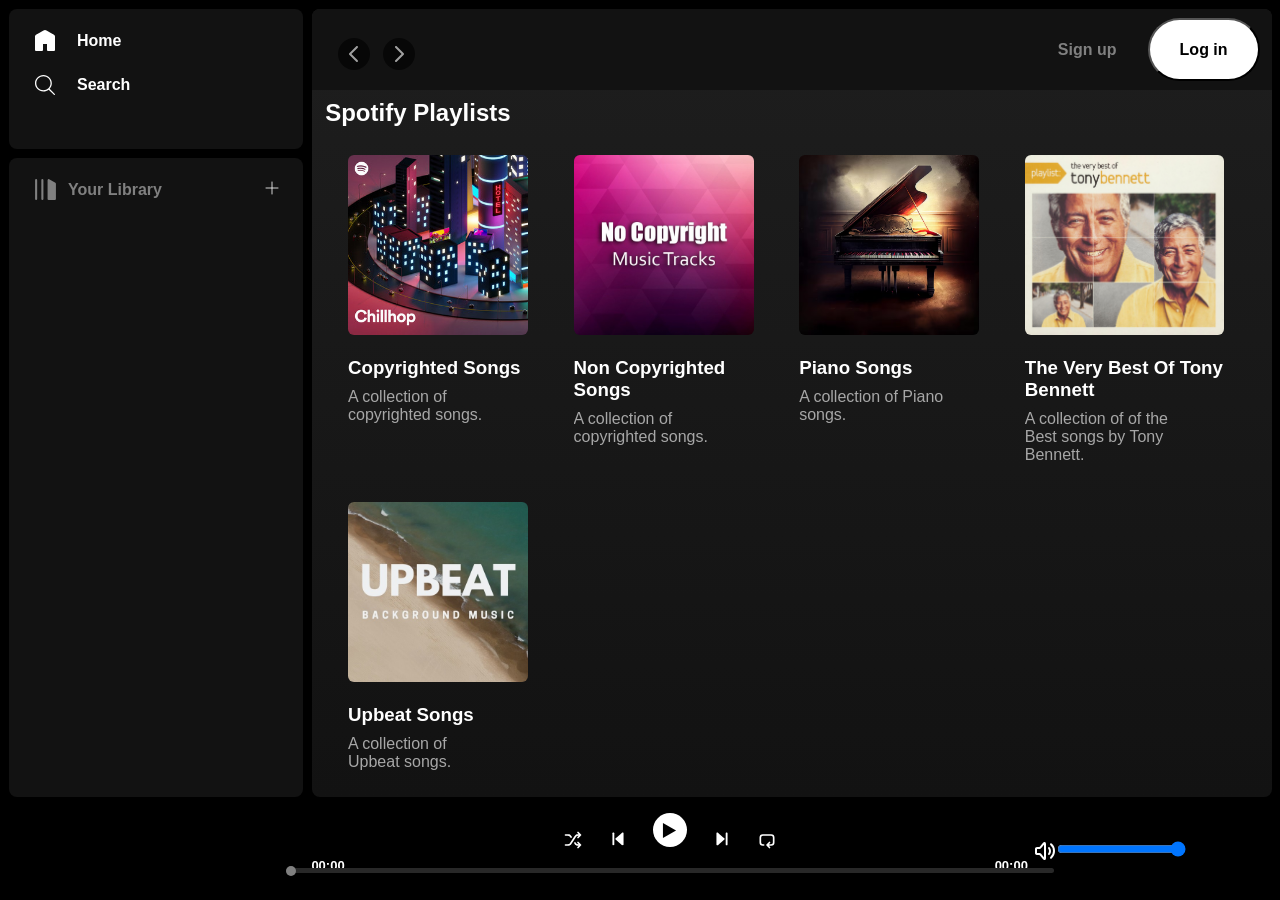
<file: index.html>
<!DOCTYPE html>
<html lang="en">
  <head>
    <meta charset="UTF-8" />
    <meta name="viewport" content="width=device-width, initial-scale=1.0" />
    <title>Spotify Clone</title>
    <link rel="shortcut icon" href="./favicon.ico" type="image/x-icon" />
    <link rel="stylesheet" href="./style.css" />
  </head>
  <body>
    <div id="left">
      <section id="top-left">
        <div id="top-left-div">
          <ul>
            <li>
              <svg
              data-encore-id="icon"
                role="img"
                aria-hidden="true"
                viewBox="0 0 24 24"
                fill="white"
                height="24"
              >
                <path
                  d="M13.5 1.515a3 3 0 0 0-3 0L3 5.845a2 2 0 0 0-1 1.732V21a1 1 0 0 0 1 1h6a1 1 0 0 0 1-1v-6h4v6a1 1 0 0 0 1 1h6a1 1 0 0 0 1-1V7.577a2 2 0 0 0-1-1.732l-7.5-4.33z"
                ></path>
              </svg>
              <span class="home-text"> Home </span>
              <img
                src="./Assets/close-svgrepo-com.svg"
                alt="Close button"
                height="24"
                width="24"
                id="close-icon"
              />
            </li>
            <li>
              <img
              src="./Assets/search-svgrepo-com.svg"
              alt=""
              height="24"
              width="24"
              />
              <span class="home-text">
                <a href="./">Search</a>
              </span>
            </li>
          </ul>
        </div>
      </section>

      <section id="bottom-left">
        <div id="library">
          <svg
            data-encore-id="icon"
            role="img"
            aria-hidden="true"
            viewBox="0 0 24 24"
            filter="invert(0.5)"
            height="25"
          >
            <path
              d="M3 22a1 1 0 0 1-1-1V3a1 1 0 0 1 2 0v18a1 1 0 0 1-1 1zM15.5 2.134A1 1 0 0 0 14 3v18a1 1 0 0 0 1 1h6a1 1 0 0 0 1-1V6.464a1 1 0 0 0-.5-.866l-6-3.464zM9 2a1 1 0 0 0-1 1v18a1 1 0 1 0 2 0V3a1 1 0 0 0-1-1z"
            ></path>
          </svg>
          <p>Your Library</p>
          <div class="arrow">
            <img src="./Assets/plus-svgrepo-com.svg" alt="" />
          </div>
        </div>
        <div id="songslist">
          <ul>
            <!-- song info of library from Javascript -->
          </ul>
        </div>
      </section>
    </div>
    <section id="right">
      <nav>
        <img
          src="./Assets/hamburger-svgrepo-com.svg"
          alt=""
          height="24"
          width="24"
          id="hamburger"
        />
        <div id="navigation-buttons-div">
          <button class="navigation-buttons">
            <img
              src="./Assets/left-chevron-svgrepo-com.svg"
              alt=""
              height="24"
              width="24"
            />
          </button>
          <button class="navigation-buttons">
            <img
              src="./Assets/right-chevron-svgrepo-com.svg"
              alt=""
              height="24"
              width="24"
            />
          </button>
        </div>

        <div id="login-button">
          <button>Sign up</button>
          <button>Log in</button>
        </div>
      </nav>
      <h2 id="heading">Spotify Playlists</h2>
      <div class="cards">
        <!-- cards from javascript --> 
      </div>
    </section>
    <div id="bottom">
      <div class="songinfo"></div>
      <div id="songduration-start">00:00</div>
      <div id="playbar">
        <button>
          <img
            src="./Assets/shuffle-01-svgrepo-com.svg"
            alt=""
            height="20"
            width="20"
          />
        </button>
        <button>
          <img
            id="previous"
            src="./Assets/previous-6789741.svg"
            alt=""
            height="20"
            width="20"
            style="clip-path: inset(0 0 4px 0)"
          />
        </button>
        <button id="play-btn">
          <img id="play" src="./Assets/play-1001-svgrepo-com.svg" alt="" />
        </button>
        <button>
          <img
            id="next"
            src="./Assets/next-6789737.svg"
            alt=""
            height="20"
            width="20"
          />
        </button>
        <button>
          <img
            src="./Assets/loop-svgrepo-com.svg"
            alt=""
            height="20"
            width="20"
          />
        </button>
        <div id="seekbar">
          <div id="circle"></div>
        </div>
      </div>
      <div id="songduration-end">00:00</div>
      <div class="volume-bar">
        <img src="./Assets/volume-max-svgrepo-com.svg" alt="Volume icon" height="24" width="24">
        <div id="range">
          <input type="range" name="volume-bar" id="" value="100">
        </div>
      </div>
    </div>
    <script src="./script.js"></script>
  </body>
</html>
</file>
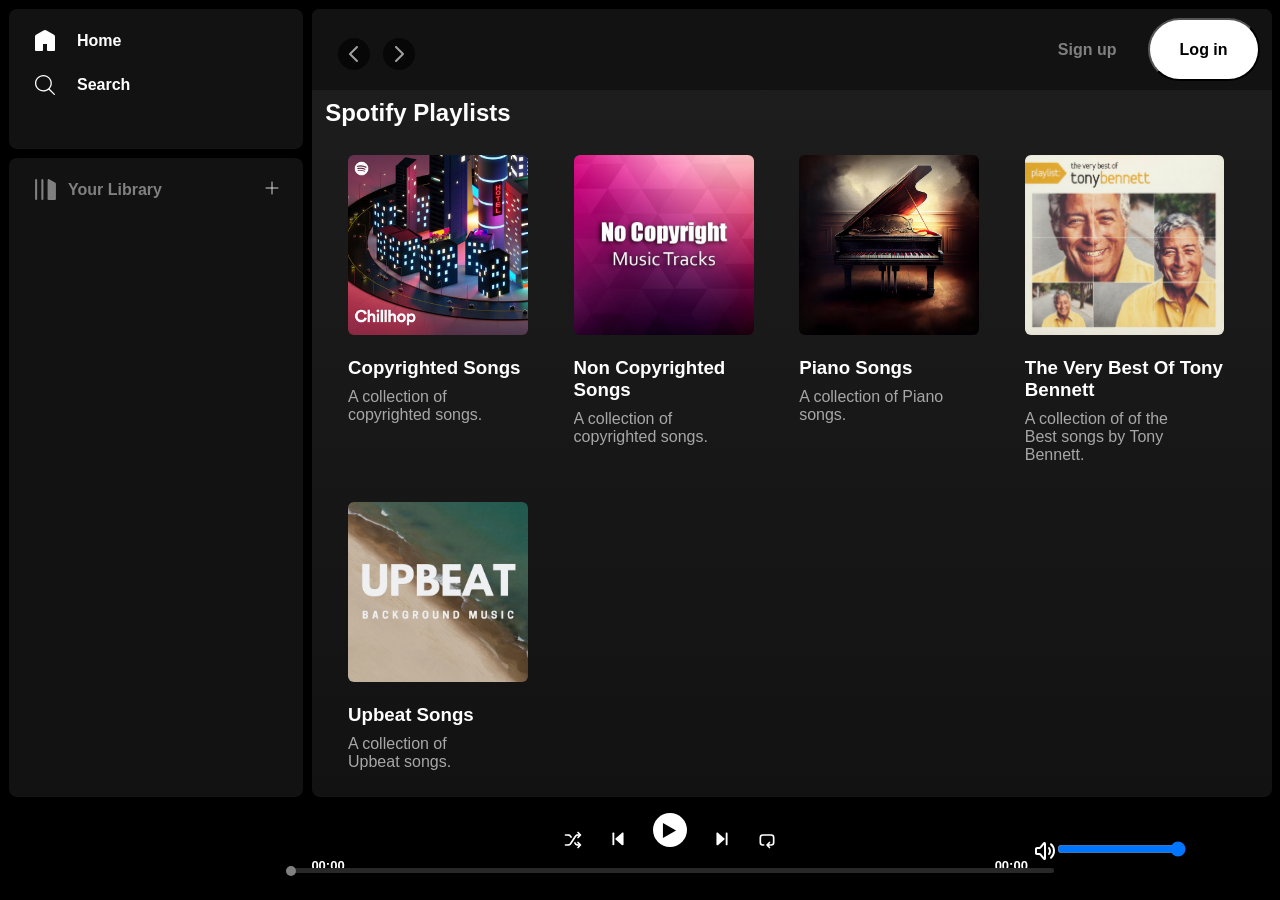
<file: homepage.html>
<!DOCTYPE html>
<html lang="en">
  <head>
    <meta charset="UTF-8" />
    <meta name="viewport" content="width=device-width, initial-scale=1.0" />
    <title>Spotify - Web Player: Music for everyone</title>
    <link rel="shortcut icon" href="favicon.ico" type="image/x-icon" />
    <link rel="stylesheet" href="homepage.css" />
  </head>
  <body>
    <div id="left">
      <section id="top-left">
        <div id="top-left-div">
          <ul>
            <li>
              <svg
              data-encore-id="icon"
                role="img"
                aria-hidden="true"
                viewBox="0 0 24 24"
                fill="white"
                height="24"
              >
                <path
                  d="M13.5 1.515a3 3 0 0 0-3 0L3 5.845a2 2 0 0 0-1 1.732V21a1 1 0 0 0 1 1h6a1 1 0 0 0 1-1v-6h4v6a1 1 0 0 0 1 1h6a1 1 0 0 0 1-1V7.577a2 2 0 0 0-1-1.732l-7.5-4.33z"
                ></path>
              </svg>
              <span class="home-text"> Home </span>
              <img
                src="Assets/close-svgrepo-com.svg"
                alt="Close button"
                height="24"
                width="24"
                id="close-icon"
              />
            </li>
            <li>
              <img
              src="Assets/search-svgrepo-com.svg"
              alt=""
              height="24"
              width="24"
              />
              <span class="home-text">
                <a href="/">Search</a>
              </span>
            </li>
          </ul>
        </div>
      </section>

      <section id="bottom-left">
        <div id="library">
          <svg
            data-encore-id="icon"
            role="img"
            aria-hidden="true"
            viewBox="0 0 24 24"
            filter="invert(0.5)"
            height="25"
          >
            <path
              d="M3 22a1 1 0 0 1-1-1V3a1 1 0 0 1 2 0v18a1 1 0 0 1-1 1zM15.5 2.134A1 1 0 0 0 14 3v18a1 1 0 0 0 1 1h6a1 1 0 0 0 1-1V6.464a1 1 0 0 0-.5-.866l-6-3.464zM9 2a1 1 0 0 0-1 1v18a1 1 0 1 0 2 0V3a1 1 0 0 0-1-1z"
            ></path>
          </svg>
          <p>Your Library</p>
          <div class="arrow">
            <img src="Assets/plus-svgrepo-com.svg" alt="" />
          </div>
        </div>
        <div id="songslist">
          <ul>
            <!-- song info of library from javascript -->
          </ul>
        </div>
      </section>
    </div>
    <section id="right">
      <nav>
        <img
          src="Assets/hamburger-svgrepo-com.svg"
          alt=""
          height="24"
          width="24"
          id="hamburger"
        />
        <div id="navigation-buttons-div">
          <button class="navigation-buttons">
            <img
              src="Assets/left-chevron-svgrepo-com.svg"
              alt=""
              height="24"
              width="24"
            />
          </button>
          <button class="navigation-buttons">
            <img
              src="Assets/right-chevron-svgrepo-com.svg"
              alt=""
              height="24"
              width="24"
            />
          </button>
        </div>

        <div id="login-button">
          <button>Sign up</button>
          <button>Log in</button>
        </div>
      </nav>
      <h2 id="heading">Spotify Playlists</h2>
      <div class="cards">
        <!-- cards from javascript --> 
      </div>
    </section>
    <div id="bottom">
      <div class="songinfo"></div>
      <div id="songduration-start">00:00</div>
      <div id="playbar">
        <button>
          <img
            src="Assets/shuffle-01-svgrepo-com.svg"
            alt=""
            height="20"
            width="20"
          />
        </button>
        <button>
          <img
            id="previous"
            src="Assets/previous-6789741.svg"
            alt=""
            height="20"
            width="20"
            style="clip-path: inset(0 0 4px 0)"
          />
        </button>
        <button id="play-btn">
          <img id="play" src="Assets/play-1001-svgrepo-com.svg" alt="" />
        </button>
        <button>
          <img
            id="next"
            src="Assets/next-6789737.svg"
            alt=""
            height="20"
            width="20"
          />
        </button>
        <button>
          <img
            src="Assets/loop-svgrepo-com.svg"
            alt=""
            height="20"
            width="20"
          />
        </button>
        <div id="seekbar">
          <div id="circle"></div>
        </div>
      </div>
      <div id="songduration-end">00:00</div>
      <div class="volume-bar">
        <img src="/Assets/volume-max-svgrepo-com.svg" alt="Volume icon" height="24" width="24">
        <div id="range">
          <input type="range" name="volume-bar" id="" value="100">
        </div>
      </div>
    </div>
    <script src="homepage.js"></script>
  </body>
</html>
</file>
<file: style.css>
* {
  box-sizing: border-box;
  color: white;
  padding: 0;
  margin: 0;
  font-weight: 600;
  -webkit-user-select: none;
  -ms-user-select: none;
  user-select: none;
}
body {
  background-color: black;
  font-family: CircularSp,
    sans-serif;
  display: flex;
}
::-webkit-scrollbar {
  width: 10px;
}

::-webkit-scrollbar-track {
  background: none;
}

::-webkit-scrollbar-thumb {
  border-radius: 10px;
  background: #555;
}

::-webkit-scrollbar-thumb:hover {
  background: #333;
}

button > svg,
img {
  cursor: pointer;
}
section {
  background-color: #121212;
  border-radius: 8px;
  margin: 1vh 0 1vh 1vh;
}

#top-left {
  height: 15.5vh;
  width: 23vw;
  overflow: auto;
}
#top-left ul {
  list-style-type: none;
  display: flex;
  flex-direction: column;
}
#top-left li {
  display: flex;
  align-items: center;
  margin-top: 20px;
  padding-left: 24px;
}
.home-text {
  margin-left: 20px;
}
.home-text a {
  text-decoration: none;
}
#top-left-div {
  display: flex;
  flex-direction: column;
  justify-content: center;
  overflow: hidden;
  position: relative;
}
#close-icon {
  position: sticky;
  display: none;
}
#bottom-left {
  height: 71vh;
  width: 23vw;
  overflow: auto;
}
#library {
  object-fit: cover;
  padding-left: 24px;
  padding-top: 2vh;
  display: flex;
  align-items: center;
}
#library p {
  margin-left: 10px;
  color: rgb(22, 20, 20);
  filter: invert(0.5);
}
.arrow {
  margin-left: auto;
  margin-right: 1.5vw;
}

#songslist ul {
  list-style-type: decimal;
  display: flex;
  flex-direction: column;
}
#songslist li {
  display: flex;
  align-items: center;
  margin-top: 20px;
  padding: 0 24px;
  border: 2px solid gray;
  border-radius: 3px;
  height: 50px;
  gap: 15px;
  cursor: pointer;
}
#right {
  height: 87.5vh;
  width: 75vw;
  background: linear-gradient(180deg, #1e1e1e, #121212);
  max-height: 87.5vh;
  overflow: auto;
}
nav {
  display: flex;
  padding: 1vh 1vw;
  justify-content: space-between;
  background-color: #121212;
  align-items: center;
}
#hamburger {
  display: none;
}
.navigation-buttons {
  height: 32px;
  width: 32px;
  margin-left: 1vw;
  margin-top: 1vh;
  background-color: black;
  border: none;
  border-radius: 50%;
  display: grid;
  place-items: center;
  opacity: 0.6;
}
#navigation-buttons-div {
  display: flex;
}
#login-button button:nth-child(1) {
  background-color: transparent;
  border: none;
  height: 7vh;
  width: 7em;
  color: rgb(22, 20, 20);
  filter: invert(0.5);
  font-size: 16px;
  cursor: pointer;
}
#login-button button:nth-child(1):hover {
  scale: 1.05;
}
#login-button button:nth-child(2):hover {
  scale: 1.05;
}
#login-button button:nth-child(2) {
  background-color: white;
  color: black;
  border-radius: 50px;
  height: 7vh;
  width: 7em;
  font-size: 16px;
  cursor: pointer;
}
#heading {
  margin-left: 1vw;
  margin-top: 1vh;
}
.cards {
  display: flex;
  flex-wrap: wrap;
  padding: 1vh 1vw;
  max-width: fit-content;
  overflow: hidden;
  position: relative;
}

.card-box {
  box-sizing: border-box;
  transition: background-color 0.3s;
  cursor: pointer;
  padding: 10px;
  border-radius: 5px;
  width: min-content;
}

.card-img {
  height: 20vh;
  margin: 1vh 1vw;
  border-radius: 6px;
  object-fit: contain;
  position: relative;
}

.cards p {
  margin: 1vh 1vw;
  font-weight: 400;
  color: #a7a7a7;
  width: 150px;
  overflow: hidden;
}

.cards h3 {
  margin: 1vh 1vw;
}

.card-box:hover {
  background-color: #131313;
  border-radius: 6px;
}

.card-box:hover .play-icon-div {
  opacity: 1;
}

#bottom {
  background-color: black;
  padding: 12px;
  position: fixed;
  bottom: 0;
  width: 100vw;
  height: 11vh;
  display: flex;
}
.songinfo {
  width: 23vw;
}

#playbar {
  display: flex;
  justify-content: center;
  gap: 25px;
  margin-bottom: 22px;
  width: 50vw;
}

#bottom button {
  background-color: transparent;
  border: none;
  display: flex;
  align-items: center;
  justify-content: center;
}

#songduration-start,
#songduration-end {
  font-size: small;
  margin: 5vh 5px 0 5px;
}
#playbar #play-btn {
  background-color: white;
  border: none;
  border-radius: 50%;
  height: 30px;
  width: 30px;
  display: flex;
  align-items: center;
  padding: 17px;
}

#seekbar {
  background-color: #282828;
  border-radius: 10px;
  height: 5px;
  width: 48rem;
  position: absolute;
  bottom: 0;
  margin-bottom: 3vh;
  display: flex;
  align-items: center;
  cursor: pointer;
}

#circle {
  width: 10px;
  height: 10px;
  border-radius: 100%;
  background-color: gray;
  position: relative;
  left: 0%;
  transition: left 0.5s;
}
@media (max-width: 450px) {
  #left {
    position: absolute;
    left: -150%;
    transition: all 0.7s;
    z-index: 1;
  }
  section {
    background-color: #121212;
    border-radius: 8px;
  }
  #top-left {
    width: 97vw;
    font-size: small;
    height: 14vh;
  }

  #top-left li {
    display: flex;
    align-items: center;
    margin-top: 17px;
    padding-left: 24px;
  }
  #bottom {
    height: 25vh;
    flex-direction: column;
    align-items: center;
  }
  #bottom-left {
    width: 97vw;
    font-size: small;
  }
  .songinfo {
    word-break: break-all;
    width: max-content;
    height: 5vh;
    font-size: large;
  }
  #bottom .songinfo{
    font-size: x-large
  }
  #right {
    width: 100vw;
  }
  .cards {
    display: flex;
    flex-wrap: wrap;
    gap: 16px;
    margin-bottom: 13vh;
  }
  .card-box {
    flex: 1 1 calc(33.333% - 16px);
    box-sizing: border-box;
    transition: background-color 0.3s;
    cursor: pointer;
    padding: 10px;
    border: 2px solid gray;
    border-radius: 5px;
    width: 100%;
  }
  .card-img {
    height: 42vh;
    margin: 0;
  }
  .cards h3 {
    font-size: x-large;
  }
  .card-box p {
    font-size: x-large;
    width: 91vw;
  }
  #playbar {
    width: 100vw;
  }
  #songduration-start,
  #songduration-end {
    font-size: medium;
    margin: 0;
  }
  #songduration-start {
    position: absolute;
    left: 17px;
    top: 126px;
  }
  #songduration-end {
    position: absolute;
    right: 17px;
    top: 126px;
  }
  #seekbar {
    height: 10px;
    position: absolute;
    bottom: 7vh;
  }
  #circle {
    width: 13px;
    height: 13px;
  }
  .volume-bar {
    margin-top: 46px;
  }
  #hamburger {
    display: block;
  }
  #close-icon {
    display: block;
    left: 403px;
  }
  #playbar button{
    scale: 1.3;
  }
}

.volume-bar {
  display: flex;
  align-items: center;
}
</file>
<file: homepage.css>
* {
  box-sizing: border-box;
  color: white;
  padding: 0;
  margin: 0;
  font-weight: 600;
  -webkit-user-select: none;
  -ms-user-select: none;
  user-select: none;
}
body {
  background-color: black;
  font-family: CircularSp,
    sans-serif;
  display: flex;
}
::-webkit-scrollbar {
  width: 10px;
}

::-webkit-scrollbar-track {
  background: none;
}

::-webkit-scrollbar-thumb {
  border-radius: 10px;
  background: #555;
}

::-webkit-scrollbar-thumb:hover {
  background: #333;
}

button > svg,
img {
  cursor: pointer;
}
section {
  background-color: #121212;
  border-radius: 8px;
  margin: 1vh 0 1vh 1vh;
}

#top-left {
  height: 15.5vh;
  width: 23vw;
  overflow: auto;
}
#top-left ul {
  list-style-type: none;
  display: flex;
  flex-direction: column;
}
#top-left li {
  display: flex;
  align-items: center;
  margin-top: 20px;
  padding-left: 24px;
}
.home-text {
  margin-left: 20px;
}
.home-text a {
  text-decoration: none;
}
#top-left-div {
  display: flex;
  flex-direction: column;
  justify-content: center;
  overflow: hidden;
  position: relative;
}
#close-icon {
  position: sticky;
  display: none;
}
#bottom-left {
  height: 71vh;
  width: 23vw;
  overflow: auto;
}
#library {
  object-fit: cover;
  padding-left: 24px;
  padding-top: 2vh;
  display: flex;
  align-items: center;
}
#library p {
  margin-left: 10px;
  color: rgb(22, 20, 20);
  filter: invert(0.5);
}
.arrow {
  margin-left: auto;
  margin-right: 1.5vw;
}

#songslist ul {
  list-style-type: decimal;
  display: flex;
  flex-direction: column;
}
#songslist li {
  display: flex;
  align-items: center;
  margin-top: 20px;
  padding: 0 24px;
  border: 2px solid gray;
  border-radius: 3px;
  height: 50px;
  gap: 15px;
  cursor: pointer;
}
#right {
  height: 87.5vh;
  width: 75vw;
  background: linear-gradient(180deg, #1e1e1e, #121212);
  max-height: 87.5vh;
  overflow: auto;
}
nav {
  display: flex;
  padding: 1vh 1vw;
  justify-content: space-between;
  background-color: #121212;
  align-items: center;
}
#hamburger {
  display: none;
}
.navigation-buttons {
  height: 32px;
  width: 32px;
  margin-left: 1vw;
  margin-top: 1vh;
  background-color: black;
  border: none;
  border-radius: 50%;
  display: grid;
  place-items: center;
  opacity: 0.6;
}
#navigation-buttons-div {
  display: flex;
}
#login-button button:nth-child(1) {
  background-color: transparent;
  border: none;
  height: 7vh;
  width: 7em;
  color: rgb(22, 20, 20);
  filter: invert(0.5);
  font-size: 16px;
  cursor: pointer;
}
#login-button button:nth-child(1):hover {
  scale: 1.05;
}
#login-button button:nth-child(2):hover {
  scale: 1.05;
}
#login-button button:nth-child(2) {
  background-color: white;
  color: black;
  border-radius: 50px;
  height: 7vh;
  width: 7em;
  font-size: 16px;
  cursor: pointer;
}
#heading {
  margin-left: 1vw;
  margin-top: 1vh;
}
.cards {
  display: flex;
  flex-wrap: wrap;
  padding: 1vh 1vw;
  max-width: fit-content;
  overflow: hidden;
  position: relative;
}

.card-box {
  box-sizing: border-box;
  transition: background-color 0.3s;
  cursor: pointer;
  padding: 10px;
  border-radius: 5px;
  width: min-content;
}

.card-img {
  height: 20vh;
  margin: 1vh 1vw;
  border-radius: 6px;
  object-fit: contain;
  position: relative;
}

.cards p {
  margin: 1vh 1vw;
  font-weight: 400;
  color: #a7a7a7;
  width: 150px;
  overflow: hidden;
}

.cards h3 {
  margin: 1vh 1vw;
}

.card-box:hover {
  background-color: #131313;
  border-radius: 6px;
}

.card-box:hover .play-icon-div {
  opacity: 1;
}

#bottom {
  background-color: black;
  padding: 12px;
  position: fixed;
  bottom: 0;
  width: 100vw;
  height: 11vh;
  display: flex;
}
.songinfo {
  width: 23vw;
}

#playbar {
  display: flex;
  justify-content: center;
  gap: 25px;
  margin-bottom: 22px;
  width: 50vw;
}

#bottom button {
  background-color: transparent;
  border: none;
  display: flex;
  align-items: center;
  justify-content: center;
}

#songduration-start,
#songduration-end {
  font-size: small;
  margin: 5vh 5px 0 5px;
}
#playbar #play-btn {
  background-color: white;
  border: none;
  border-radius: 50%;
  height: 30px;
  width: 30px;
  display: flex;
  align-items: center;
  padding: 17px;
}

#seekbar {
  background-color: #282828;
  border-radius: 10px;
  height: 5px;
  width: 48rem;
  position: absolute;
  bottom: 0;
  margin-bottom: 3vh;
  display: flex;
  align-items: center;
  cursor: pointer;
}

#circle {
  width: 10px;
  height: 10px;
  border-radius: 100%;
  background-color: gray;
  position: relative;
  left: 0%;
  transition: left 0.5s;
}
@media (max-width: 450px) {
  #left {
    position: absolute;
    left: -150%;
    transition: all 0.7s;
    z-index: 1;
  }
  section {
    background-color: #121212;
    border-radius: 8px;
  }
  #top-left {
    width: 97vw;
    font-size: small;
    height: 14vh;
  }

  #top-left li {
    display: flex;
    align-items: center;
    margin-top: 17px;
    padding-left: 24px;
  }
  #bottom {
    height: 25vh;
    flex-direction: column;
    align-items: center;
  }
  #bottom-left {
    width: 97vw;
    font-size: small;
  }
  .songinfo {
    word-break: break-all;
    width: max-content;
    height: 5vh;
    font-size: large;
  }
  #bottom .songinfo{
    font-size: x-large
  }
  #right {
    width: 100vw;
  }
  .cards {
    display: flex;
    flex-wrap: wrap;
    gap: 16px;
    margin-bottom: 13vh;
  }
  .card-box {
    flex: 1 1 calc(33.333% - 16px);
    box-sizing: border-box;
    transition: background-color 0.3s;
    cursor: pointer;
    padding: 10px;
    border: 2px solid gray;
    border-radius: 5px;
    width: 100%;
  }
  .card-img {
    height: 42vh;
    margin: 0;
  }
  .cards h3 {
    font-size: x-large;
  }
  .card-box p {
    font-size: x-large;
    width: 91vw;
  }
  #playbar {
    width: 100vw;
  }
  #songduration-start,
  #songduration-end {
    font-size: medium;
    margin: 0;
  }
  #songduration-start {
    position: absolute;
    left: 17px;
    top: 126px;
  }
  #songduration-end {
    position: absolute;
    right: 17px;
    top: 126px;
  }
  #seekbar {
    height: 10px;
    position: absolute;
    bottom: 7vh;
  }
  #circle {
    width: 13px;
    height: 13px;
  }
  .volume-bar {
    margin-top: 46px;
  }
  #hamburger {
    display: block;
  }
  #close-icon {
    display: block;
    left: 403px;
  }
  #playbar button{
    scale: 1.3;
  }
}

.volume-bar {
  display: flex;
  align-items: center;
}
</file>
